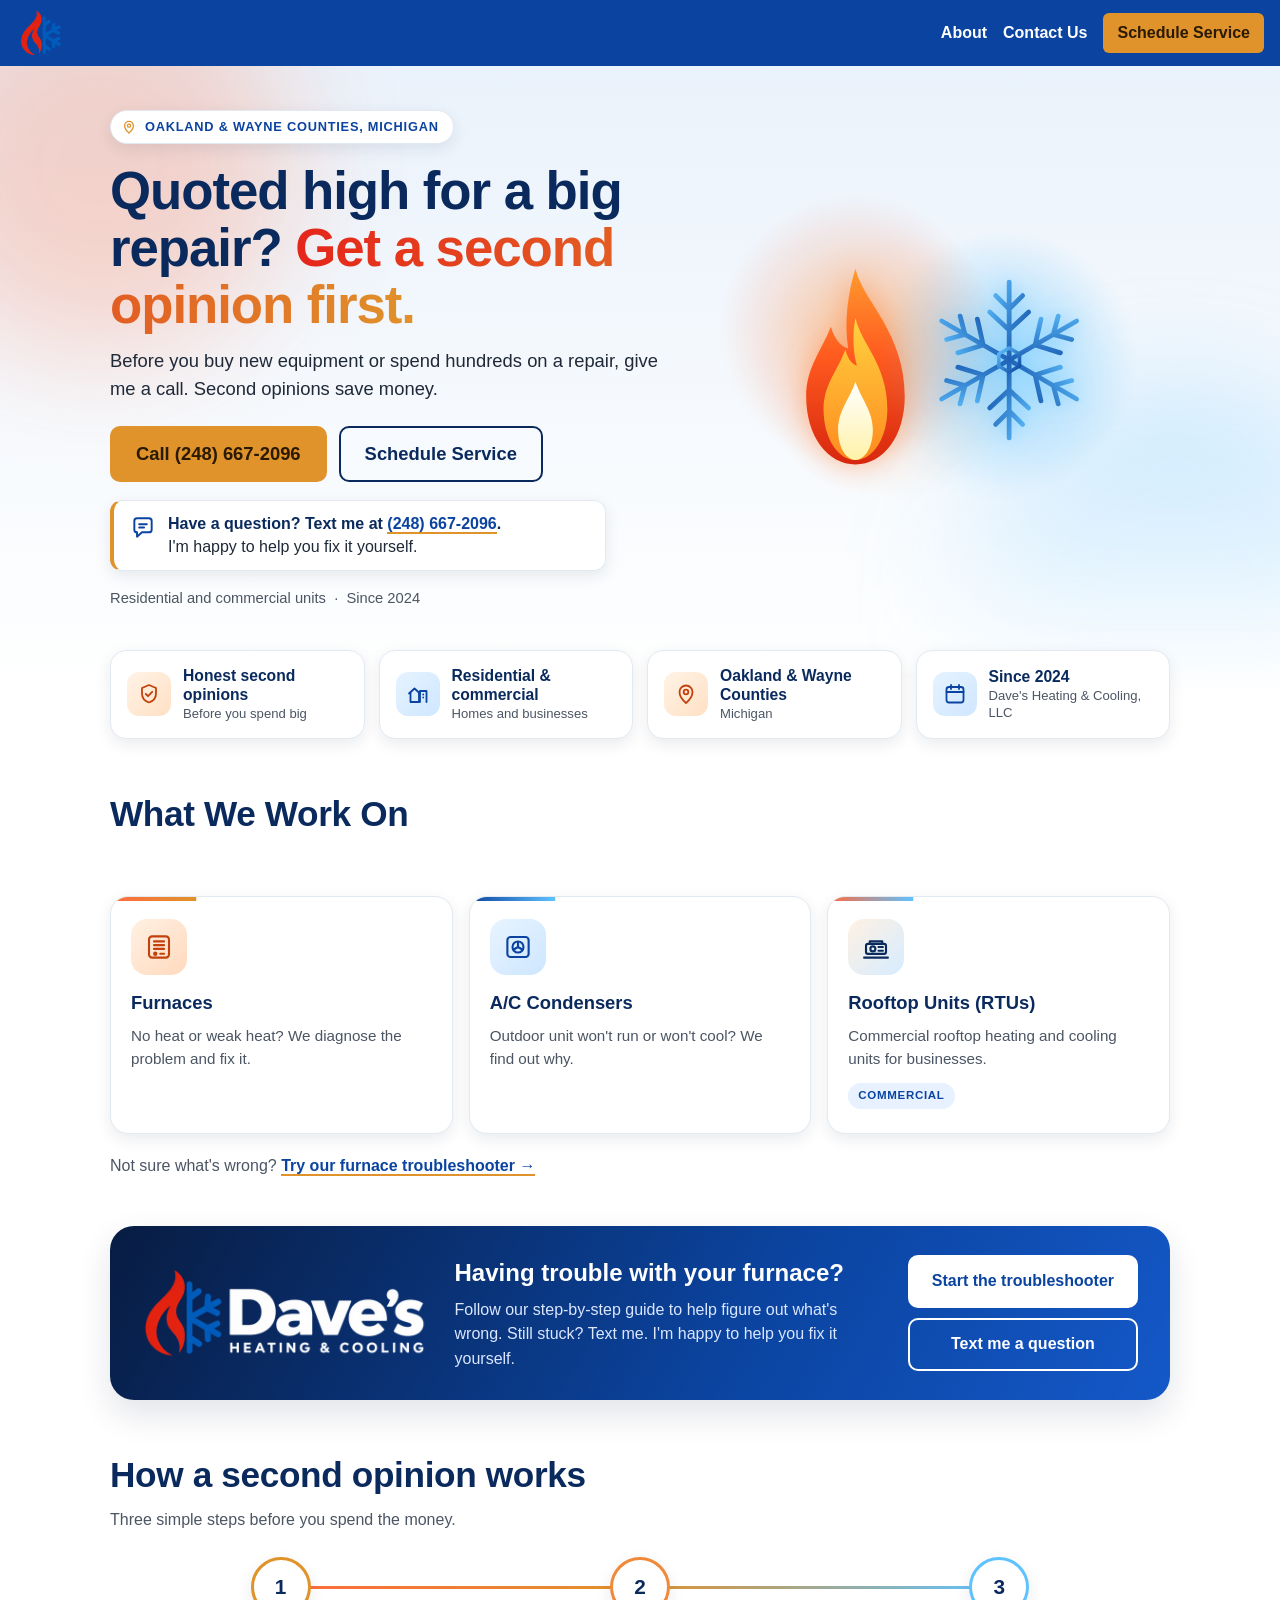
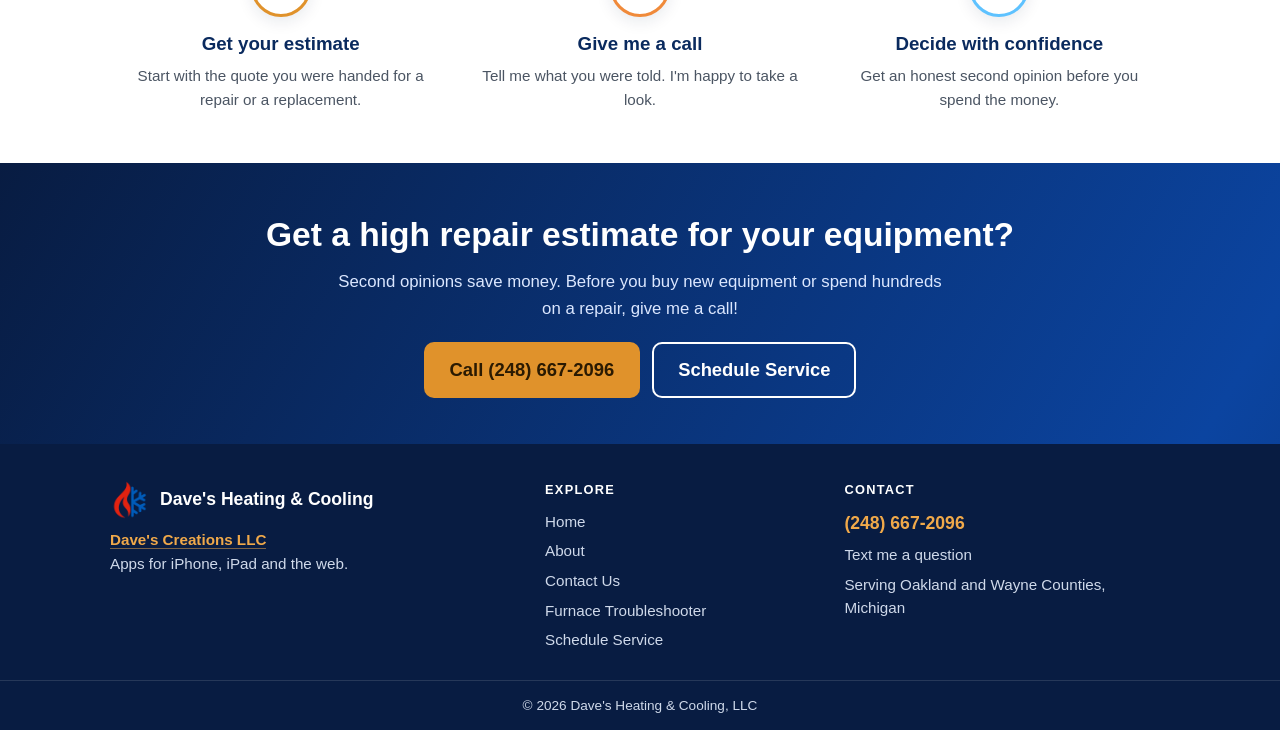
<file: landingpage/index.html>
<!DOCTYPE html>
<html lang="en">
<head>
    <meta charset="UTF-8">
    <meta name="viewport" content="width=device-width, initial-scale=1.0">

    <title>Dave's Heating &amp; Cooling | Furnace &amp; A/C Repair in Oakland &amp; Wayne Counties, MI</title>
    <meta name="description" content="Furnace, A/C and rooftop unit repair in Oakland and Wayne Counties, Michigan. Got a high repair quote? Get an honest second opinion from Dave before you spend the money.">

    <!-- Link preview (shows when the site is shared in texts, Facebook, etc.) -->
    <meta property="og:type" content="website">
    <meta property="og:site_name" content="Dave's Heating &amp; Cooling">
    <meta property="og:title" content="Dave's Heating &amp; Cooling | Oakland &amp; Wayne Counties, MI">
    <meta property="og:description" content="Furnace, A/C and rooftop unit repair. Got a high repair quote? Get an honest second opinion first.">
    <meta property="og:url" content="https://davids26640.github.io/top-projects/">
    <meta property="og:image" content="https://davids26640.github.io/top-projects/images/og-image.png">
    <meta property="og:image:width" content="1200">
    <meta property="og:image:height" content="630">
    <meta property="og:image:alt" content="Dave's Heating &amp; Cooling logo">
    <meta name="twitter:card" content="summary">

    <link rel="stylesheet" href="styles.css">
    <script>document.documentElement.classList.add('js');</script>
    <script src="script.js" defer></script>
</head>
<body>

    <header class="header">
        <a href="index.html">
            <img class="smalllogo" src="./images/logo.png" alt="Dave's Heating &amp; Cooling - home">
        </a>
        <nav class="right-links">
            <a href="about.html">About</a>
            <a href="contact.html">Contact Us</a>
            <a class="header-call" href="scheduler.html">Schedule Service</a>
        </nav>
    </header>

    <main>

        <!-- ===== Hero ===== -->
        <section class="hero">
            <div class="hero-bg" aria-hidden="true"><span class="blob b1"></span><span class="blob b2"></span></div>
            <div class="hero-inner">
                <div class="hero-copy">
                    <span class="eyebrow" style="--i:0">
                        <svg viewBox="0 0 24 24" aria-hidden="true"><path d="M12 21s6.5-5.6 6.5-11A6.5 6.5 0 0 0 5.5 10c0 5.4 6.5 11 6.5 11z"/><circle cx="12" cy="10" r="2.3"/></svg>
                        Oakland &amp; Wayne Counties, Michigan
                    </span>
                    <h1 style="--i:1">Quoted high for a big repair? <span class="grad">Get a second opinion first.</span></h1>
                    <p style="--i:2">Before you buy new equipment or spend hundreds on a repair, give me a call. Second opinions save money.</p>
                    <div class="hero-actions" style="--i:3">
                        <a class="call-button pulse" href="tel:+12486672096">Call (248) 667-2096</a>
                        <a class="ghost-button" href="scheduler.html">Schedule Service</a>
                    </div>
                    <p class="hero-text" style="--i:4">
                        <svg viewBox="0 0 24 24" aria-hidden="true"><path d="M4 5.5A2.5 2.5 0 0 1 6.5 3h11A2.5 2.5 0 0 1 20 5.5v8a2.5 2.5 0 0 1-2.5 2.5H11l-4.5 4v-4h0A2.5 2.5 0 0 1 4 13.5z"/><path d="M8.5 8.5h7M8.5 11.5h4.5"/></svg>
                        <span><strong>Have a question? Text me at <a href="sms:+12486672096">(248) 667-2096</a>.</strong><br>I'm happy to help you fix it yourself.</span>
                    </p>
                    <p class="hero-meta" style="--i:5">Residential and commercial units &nbsp;&middot;&nbsp; Since 2024</p>
                </div>

                <div class="hero-visual" aria-hidden="true">
                    <div class="hv">
                        <div class="hv-panel">
                            <div class="hv-pair">
                            <div class="hv-half warm">
                                <div class="fire">
                                    <span class="glow"></span>
                                    <svg viewBox="0 0 100 140" class="flame-svg">
                                        <defs>
                                            <linearGradient id="fo" x1="0" y1="1" x2="0" y2="0"><stop offset="0" stop-color="#d7260f"/><stop offset=".55" stop-color="#ff5a1f"/><stop offset="1" stop-color="#ff9a2e"/></linearGradient>
                                            <linearGradient id="fm" x1="0" y1="1" x2="0" y2="0"><stop offset="0" stop-color="#ff8a1f"/><stop offset="1" stop-color="#ffd23f"/></linearGradient>
                                            <linearGradient id="fc" x1="0" y1="1" x2="0" y2="0"><stop offset="0" stop-color="#fff2a8"/><stop offset="1" stop-color="#ffffff"/></linearGradient>
                                        </defs>
                                        <path class="f1" fill="url(#fo)" d="M50 2C55 24 84 46 84 90C84 118 69 137 50 137C31 137 16 118 16 90C16 70 27 58 33 42C36 52 41 56 45 57C42 38 45 18 50 2Z"/>
                                        <path class="f2" fill="url(#fm)" d="M50 36C54 54 72 68 72 99C72 119 62 134 50 134C38 134 28 119 28 99C28 82 38 72 43 58C45 65 48 68 51 69C48 58 48 46 50 36Z"/>
                                        <path class="f3" fill="url(#fc)" d="M50 80C54 92 62 100 62 113C62 126 56 134 50 134C44 134 38 126 38 113C38 100 46 92 50 80Z"/>
                                    </svg>
                                    <i class="ember e1"></i><i class="ember e2"></i><i class="ember e3"></i><i class="ember e4"></i>
                                </div>
                            </div>
                            <div class="hv-half cool">
                                <div class="ice">
                                    <span class="frost"></span>
                                    <svg viewBox="0 0 120 120" class="snow-svg">
                                        <defs>
                                            <linearGradient id="ig" x1="0" y1="0" x2="1" y2="1"><stop offset="0" stop-color="#5ec2ff"/><stop offset="1" stop-color="#0b44a0"/></linearGradient>
                                            <g id="arm"><path d="M60 60V8M60 40L47 28M60 40L73 28M60 26L51 17M60 26L69 17"/></g>
                                        </defs>
                                        <g fill="none" stroke="url(#ig)" stroke-width="3.2" stroke-linecap="round" stroke-linejoin="round">
                                            <use href="#arm"/><use href="#arm" transform="rotate(60 60 60)"/><use href="#arm" transform="rotate(120 60 60)"/>
                                            <use href="#arm" transform="rotate(180 60 60)"/><use href="#arm" transform="rotate(240 60 60)"/><use href="#arm" transform="rotate(300 60 60)"/>
                                            <path d="M60 52L66.9 56V64L60 68L53.1 64V56Z" stroke-width="2.4"/>
                                        </g>
                                    </svg>
                                    <i class="twinkle t1"></i><i class="twinkle t2"></i><i class="twinkle t3"></i>
                                    <i class="flake k1"></i><i class="flake k2"></i><i class="flake k3"></i><i class="flake k4"></i>
                                </div>
                            </div>
                            </div>
                        </div>                    </div>
                </div>
            </div>
        </section>

        <!-- ===== Trust strip ===== -->
        <div class="trust">
            <div class="trust-grid">
                <div class="trust-item reveal" style="--d:0s">
                    <div class="trust-ic"><svg viewBox="0 0 24 24"><path d="M12 3l7 3v5.5c0 4.2-2.9 7.6-7 9-4.1-1.4-7-4.8-7-9V6z"/><path d="M8.8 12l2.2 2.2 4.2-4.4"/></svg></div>
                    <div><strong>Honest second opinions</strong><span>Before you spend big</span></div>
                </div>
                <div class="trust-item reveal" style="--d:.08s">
                    <div class="trust-ic"><svg viewBox="0 0 24 24"><path d="M3 11.5 8.5 6.5 14 11.5"/><path d="M4.5 10.5V20h8.5v-9.5"/><path d="M14 20V9h6.5v11"/><path d="M17.2 12.5h.01M17.2 15.5h.01"/></svg></div>
                    <div><strong>Residential &amp; commercial</strong><span>Homes and businesses</span></div>
                </div>
                <div class="trust-item reveal" style="--d:.16s">
                    <div class="trust-ic"><svg viewBox="0 0 24 24"><path d="M12 21s6.5-5.6 6.5-11A6.5 6.5 0 0 0 5.5 10c0 5.4 6.5 11 6.5 11z"/><circle cx="12" cy="10" r="2.3"/></svg></div>
                    <div><strong>Oakland &amp; Wayne Counties</strong><span>Michigan</span></div>
                </div>
                <div class="trust-item reveal" style="--d:.24s">
                    <div class="trust-ic"><svg viewBox="0 0 24 24"><rect x="3.5" y="5" width="17" height="15.5" rx="2.5"/><path d="M3.5 10h17M8 3v4M16 3v4"/></svg></div>
                    <div><strong>Since 2024</strong><span>Dave's Heating &amp; Cooling, LLC</span></div>
                </div>
            </div>
        </div>

        <!-- ===== What we work on ===== -->
        <section class="section">
            <h2 class="reveal">What We Work On</h2>
            <p class="lead reveal" style="--d:.05s">Residential and commercial heating and cooling equipment.</p>

            <div class="svc-grid">
                <article class="svc reveal" style="--d:0s">
                    <div class="svc-icon">
                        <svg viewBox="0 0 24 24" aria-hidden="true"><rect x="4" y="3.5" width="16" height="17" rx="2.5"/><path d="M8 7.5h8M8 10.5h8M8 13.5h8"/><circle cx="9" cy="17.4" r=".9"/><path d="M13 17.4h3"/></svg>
                    </div>
                    <h3>Furnaces</h3>
                    <p>No heat or weak heat? We diagnose the problem and fix it.</p>
                </article>

                <article class="svc cool reveal" style="--d:.08s">
                    <div class="svc-icon">
                        <svg viewBox="0 0 24 24" aria-hidden="true"><rect x="3.5" y="4" width="17" height="16" rx="2.5"/><circle cx="12" cy="12" r="4.4"/><g class="fan"><path d="M12 12V8.4M12 12l3.1 1.8M12 12l-3.1 1.8"/></g></svg>
                    </div>
                    <h3>A/C Condensers</h3>
                    <p>Outdoor unit won't run or won't cool? We find out why.</p>
                </article>

                <article class="svc mix reveal" style="--d:.16s">
                    <div class="svc-icon">
                        <svg viewBox="0 0 24 24" aria-hidden="true"><path d="M2.5 20.5h19"/><rect x="4" y="9.5" width="16" height="8" rx="1.5"/><path d="M7 9.5V7.5h10v2"/><circle cx="9.5" cy="13.5" r="2"/><path d="M14 12h3.5M14 15h3.5"/></svg>
                    </div>
                    <h3>Rooftop Units (RTUs)</h3>
                    <p>Commercial rooftop heating and cooling units for businesses.</p>
                    <span class="tag">Commercial</span>
                </article>
            </div>

            <p class="svc-note reveal">Not sure what's wrong? <a href="ladder.html">Try our furnace troubleshooter &rarr;</a></p>
        </section>

        <!-- ===== Troubleshooter band ===== -->
        <div class="band-pad">
            <div class="main-content reveal">
                <img class="headerlogo" src="./images/header.png" alt="Dave's Heating &amp; Cooling logo">
                <div class="band-copy">
                    <h2>Having trouble with your furnace?</h2>
                    <p>Follow our step-by-step guide to help figure out what's wrong. Still stuck? Text me. I'm happy to help you fix it yourself.</p>
                </div>
                <div class="band-actions">
                    <a class="ladder" href="ladder.html">Start the troubleshooter</a>
                    <a class="ghost-button light" href="sms:+12486672096">Text me a question</a>
                </div>
            </div>
        </div>

        <!-- ===== How a second opinion works ===== -->
        <section class="section">
            <h2 class="reveal">How a second opinion works</h2>
            <p class="lead reveal" style="--d:.05s">Three simple steps before you spend the money.</p>

            <div class="steps reveal">
                <div class="step">
                    <div class="step-num">1</div>
                    <h3>Get your estimate</h3>
                    <p>Start with the quote you were handed for a repair or a replacement.</p>
                </div>
                <div class="step">
                    <div class="step-num">2</div>
                    <h3>Give me a call</h3>
                    <p>Tell me what you were told. I'm happy to take a look.</p>
                </div>
                <div class="step">
                    <div class="step-num">3</div>
                    <h3>Decide with confidence</h3>
                    <p>Get an honest second opinion before you spend the money.</p>
                </div>
            </div>
        </section>

        <!-- ===== Call to action ===== -->
        <section class="cta">
            <h2 class="reveal">Get a high repair estimate for your equipment?</h2>
            <p class="reveal" style="--d:.05s">Second opinions save money. Before you buy new equipment or spend hundreds on a repair, give me a call!</p>
            <div class="btns reveal" style="--d:.1s">
                <a class="call-button pulse" href="tel:+12486672096">Call (248) 667-2096</a>
                <a class="ghost-button" href="scheduler.html">Schedule Service</a>
            </div>
        </section>

    </main>

    <footer class="site-footer">
        <div class="foot-grid">
            <div class="foot-brand">
                <div class="brandline"><img src="./images/logo.png" alt="">Dave's Heating &amp; Cooling</div>
                <p><a href="https://davescreations.app" target="_blank" rel="noopener">Dave's Creations LLC</a><br>Apps for iPhone, iPad and the web.</p>
            </div>
            <div class="foot-col">
                <h4>Explore</h4>
                <a href="index.html">Home</a>
                <a href="about.html">About</a>
                <a href="contact.html">Contact Us</a>
                <a href="ladder.html">Furnace Troubleshooter</a>
                <a href="scheduler.html">Schedule Service</a>
            </div>
            <div class="foot-col">
                <h4>Contact</h4>
                <a class="foot-phone" href="tel:+12486672096">(248) 667-2096</a>
                <a href="sms:+12486672096">Text me a question</a>
                <!-- TODO: add hours and license number if you have one -->
                <span>Serving Oakland and Wayne Counties, Michigan</span>
            </div>
        </div>
        <div class="foot-bottom">&copy; 2026 Dave's Heating &amp; Cooling, LLC</div>
    </footer>

</body>
</html>
</file>
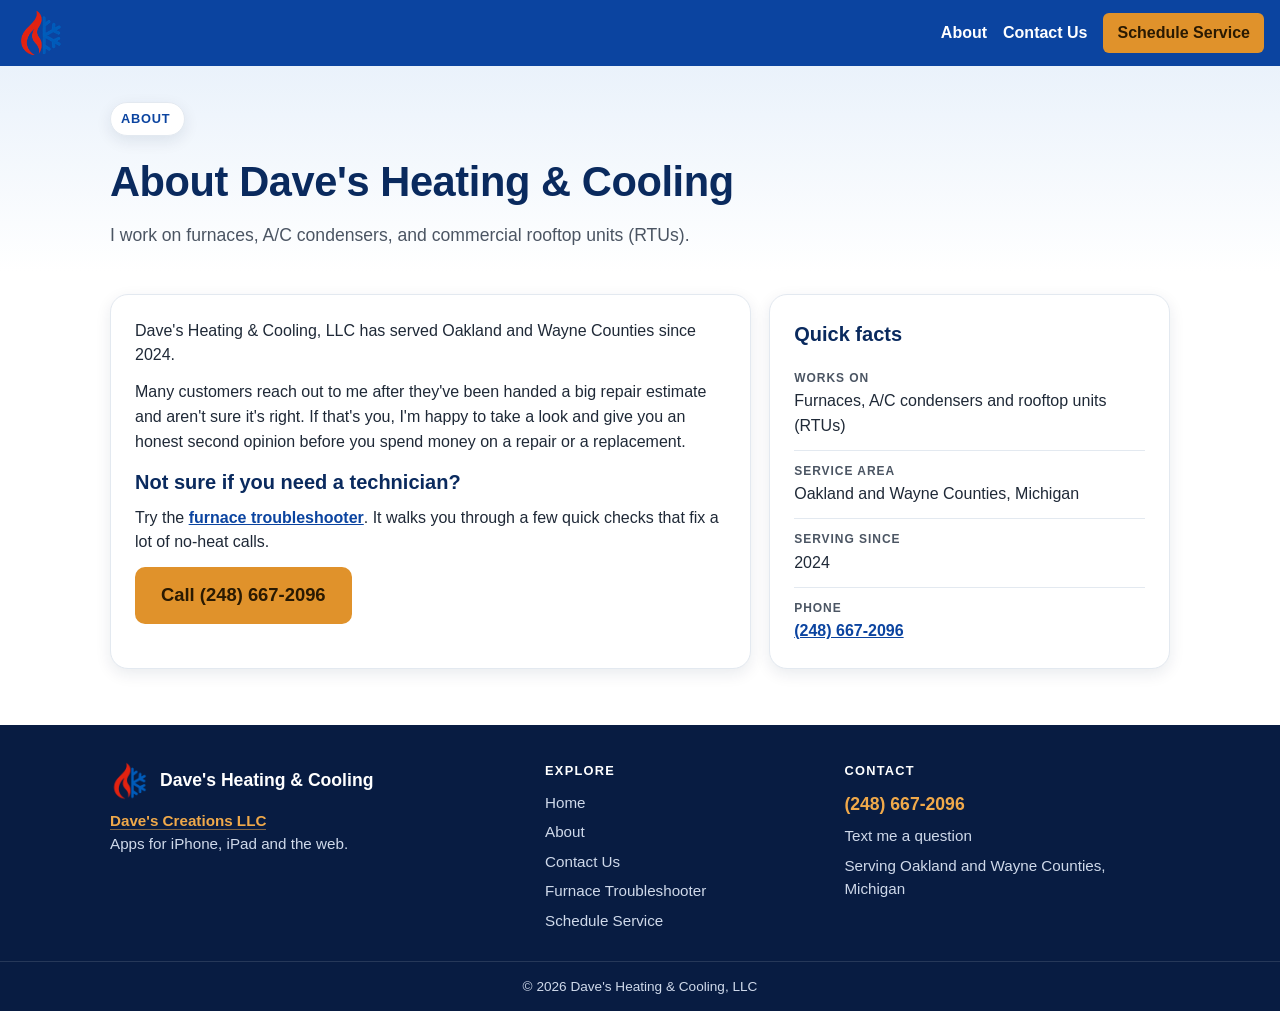
<file: landingpage/about.html>
<!DOCTYPE html>
<html lang="en">
<head>
    <meta charset="UTF-8">
    <meta name="viewport" content="width=device-width, initial-scale=1.0">
    <title>About | Dave's Heating &amp; Cooling</title>
    <meta name="description" content="About Dave's Heating &amp; Cooling: furnace, A/C and rooftop unit service, and honest second opinions on repair estimates.">
    <meta property="og:type" content="website">
    <meta property="og:site_name" content="Dave's Heating &amp; Cooling">
    <meta property="og:title" content="About | Dave's Heating &amp; Cooling">
    <meta property="og:description" content="Furnace, A/C and rooftop unit service, plus honest second opinions on repair estimates.">
    <meta property="og:url" content="https://davids26640.github.io/top-projects/about.html">
    <meta property="og:image" content="https://davids26640.github.io/top-projects/images/og-image.png">
    <meta property="og:image:width" content="1200">
    <meta property="og:image:height" content="630">
    <meta property="og:image:alt" content="Dave's Heating &amp; Cooling logo">
    <meta name="twitter:card" content="summary">

    <link rel="stylesheet" href="styles.css">
    <script>document.documentElement.classList.add('js');</script>
    <script src="script.js" defer></script>
</head>
<body>

    <header class="header">
        <a href="index.html">
            <img class="smalllogo" src="./images/logo.png" alt="Dave's Heating &amp; Cooling - home">
        </a>
        <nav class="right-links">
            <a href="about.html">About</a>
            <a href="contact.html">Contact Us</a>
            <a class="header-call" href="scheduler.html">Schedule Service</a>
        </nav>
    </header>

    <main class="inner-main">
        <section class="page-hero">
            <div class="page-hero-in">
                <span class="eyebrow">About</span>
                <h1>About Dave's Heating &amp; Cooling</h1>
                <p>I work on furnaces, A/C condensers, and commercial rooftop units (RTUs).</p>
            </div>
        </section>

        <div class="two-col">
            <div class="card reveal">
                <p>Dave's Heating &amp; Cooling, LLC has served Oakland and Wayne Counties since 2024.</p>

                <p>Many customers reach out to me after they've been handed a big repair estimate and aren't sure it's right. If that's you, I'm happy to take a look and give you an honest second opinion before you spend money on a repair or a replacement.</p>

                <!--
                    TODO (recommended): add a few lines about yourself here. Customers trust
                    HVAC companies more when they can see:
                      - your license and insurance info
                      - any manufacturer certifications
                      - a photo of you or your truck
                -->

                <h2>Not sure if you need a technician?</h2>
                <p>Try the <a href="ladder.html">furnace troubleshooter</a>. It walks you through a few quick checks that fix a lot of no-heat calls.</p>

                <p><a class="call-button pulse" href="tel:+12486672096">Call (248) 667-2096</a></p>
            </div>

            <aside class="card reveal" style="--d:.1s">
                <h2>Quick facts</h2>
                <ul class="facts">
                    <li><b>Works on</b>Furnaces, A/C condensers and rooftop units (RTUs)</li>
                    <li><b>Service area</b>Oakland and Wayne Counties, Michigan</li>
                    <li><b>Serving since</b>2024</li>
                    <li><b>Phone</b><a href="tel:+12486672096">(248) 667-2096</a></li>
                </ul>
            </aside>
        </div>
    </main>

    <footer class="site-footer">
        <div class="foot-grid">
            <div class="foot-brand">
                <div class="brandline"><img src="./images/logo.png" alt="">Dave's Heating &amp; Cooling</div>
                <p><a href="https://davescreations.app" target="_blank" rel="noopener">Dave's Creations LLC</a><br>Apps for iPhone, iPad and the web.</p>
            </div>
            <div class="foot-col">
                <h4>Explore</h4>
                <a href="index.html">Home</a>
                <a href="about.html">About</a>
                <a href="contact.html">Contact Us</a>
                <a href="ladder.html">Furnace Troubleshooter</a>
                <a href="scheduler.html">Schedule Service</a>
            </div>
            <div class="foot-col">
                <h4>Contact</h4>
                <a class="foot-phone" href="tel:+12486672096">(248) 667-2096</a>
                <a href="sms:+12486672096">Text me a question</a>
                <!-- TODO: add hours and license number if you have one -->
                <span>Serving Oakland and Wayne Counties, Michigan</span>
            </div>
        </div>
        <div class="foot-bottom">&copy; 2026 Dave's Heating &amp; Cooling, LLC</div>
    </footer>

</body>
</html>
</file>
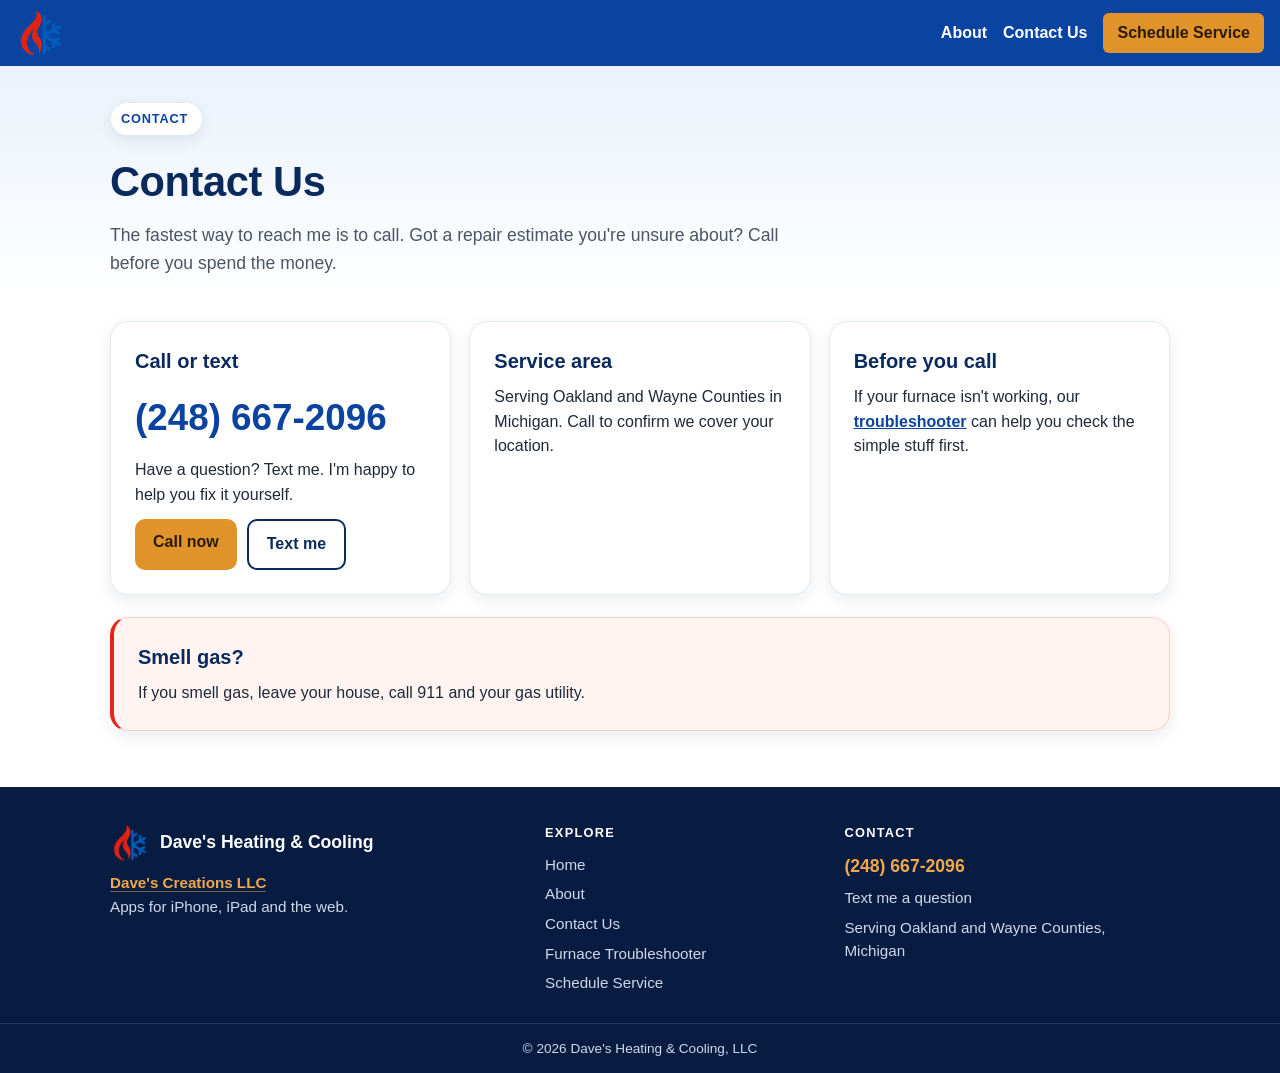
<file: landingpage/contact.html>
<!DOCTYPE html>
<html lang="en">
<head>
    <meta charset="UTF-8">
    <meta name="viewport" content="width=device-width, initial-scale=1.0">
    <title>Contact Us | Dave's Heating &amp; Cooling</title>
    <meta name="description" content="Call Dave's Heating &amp; Cooling at (248) 667-2096 for furnace, A/C and rooftop unit service, or a second opinion on a repair estimate.">
    <meta property="og:type" content="website">
    <meta property="og:site_name" content="Dave's Heating &amp; Cooling">
    <meta property="og:title" content="Contact Us | Dave's Heating &amp; Cooling">
    <meta property="og:description" content="Call (248) 667-2096 for furnace, A/C and rooftop unit service, or a second opinion on a repair estimate.">
    <meta property="og:url" content="https://davids26640.github.io/top-projects/contact.html">
    <meta property="og:image" content="https://davids26640.github.io/top-projects/images/og-image.png">
    <meta property="og:image:width" content="1200">
    <meta property="og:image:height" content="630">
    <meta property="og:image:alt" content="Dave's Heating &amp; Cooling logo">
    <meta name="twitter:card" content="summary">

    <link rel="stylesheet" href="styles.css">
    <script>document.documentElement.classList.add('js');</script>
    <script src="script.js" defer></script>
</head>
<body>

    <header class="header">
        <a href="index.html">
            <img class="smalllogo" src="./images/logo.png" alt="Dave's Heating &amp; Cooling - home">
        </a>
        <nav class="right-links">
            <a href="about.html">About</a>
            <a href="contact.html">Contact Us</a>
            <a class="header-call" href="scheduler.html">Schedule Service</a>
        </nav>
    </header>

    <main class="inner-main">
        <section class="page-hero">
            <div class="page-hero-in">
                <span class="eyebrow">Contact</span>
                <h1>Contact Us</h1>
                <p>The fastest way to reach me is to call. Got a repair estimate you're unsure about? Call before you spend the money.</p>
            </div>
        </section>

        <div class="cards-3">
            <div class="card reveal">
                <h2>Call or text</h2>
                <a class="contact-phone" href="tel:+12486672096">(248) 667-2096</a>
                <p>Have a question? Text me. I'm happy to help you fix it yourself.</p>
                <div class="btn-row">
                    <a class="call-button" href="tel:+12486672096">Call now</a>
                    <a class="ghost-button" href="sms:+12486672096">Text me</a>
                </div>
            </div>

            <div class="card reveal" style="--d:.08s">
                <h2>Service area</h2>
                <p>Serving Oakland and Wayne Counties in Michigan. Call to confirm we cover your location.</p>
            </div>

            <div class="card reveal" style="--d:.16s">
                <h2>Before you call</h2>
                <p>If your furnace isn't working, our <a href="ladder.html">troubleshooter</a> can help you check the simple stuff first.</p>
            </div>
        </div>

        <!--
            TODO (optional, add what applies):

            <h2>Hours</h2>
            <p>Mon-Fri 8am-5pm. Emergency calls: ...</p>

            <h2>Email</h2>
            <p><a href="mailto:you@example.com">you@example.com</a></p>

            A contact form needs a form service because GitHub Pages can't process forms
            by itself (Formspree and Getform have free plans). Ask me if you want one added.
        -->

        <div class="cards-3" style="grid-template-columns:1fr">
            <div class="card callout reveal">
                <h2>Smell gas?</h2>
                <p>If you smell gas, leave your house, call 911 and your gas utility.</p>
            </div>
        </div>
    </main>

    <footer class="site-footer">
        <div class="foot-grid">
            <div class="foot-brand">
                <div class="brandline"><img src="./images/logo.png" alt="">Dave's Heating &amp; Cooling</div>
                <p><a href="https://davescreations.app" target="_blank" rel="noopener">Dave's Creations LLC</a><br>Apps for iPhone, iPad and the web.</p>
            </div>
            <div class="foot-col">
                <h4>Explore</h4>
                <a href="index.html">Home</a>
                <a href="about.html">About</a>
                <a href="contact.html">Contact Us</a>
                <a href="ladder.html">Furnace Troubleshooter</a>
                <a href="scheduler.html">Schedule Service</a>
            </div>
            <div class="foot-col">
                <h4>Contact</h4>
                <a class="foot-phone" href="tel:+12486672096">(248) 667-2096</a>
                <a href="sms:+12486672096">Text me a question</a>
                <!-- TODO: add hours and license number if you have one -->
                <span>Serving Oakland and Wayne Counties, Michigan</span>
            </div>
        </div>
        <div class="foot-bottom">&copy; 2026 Dave's Heating &amp; Cooling, LLC</div>
    </footer>

</body>
</html>
</file>
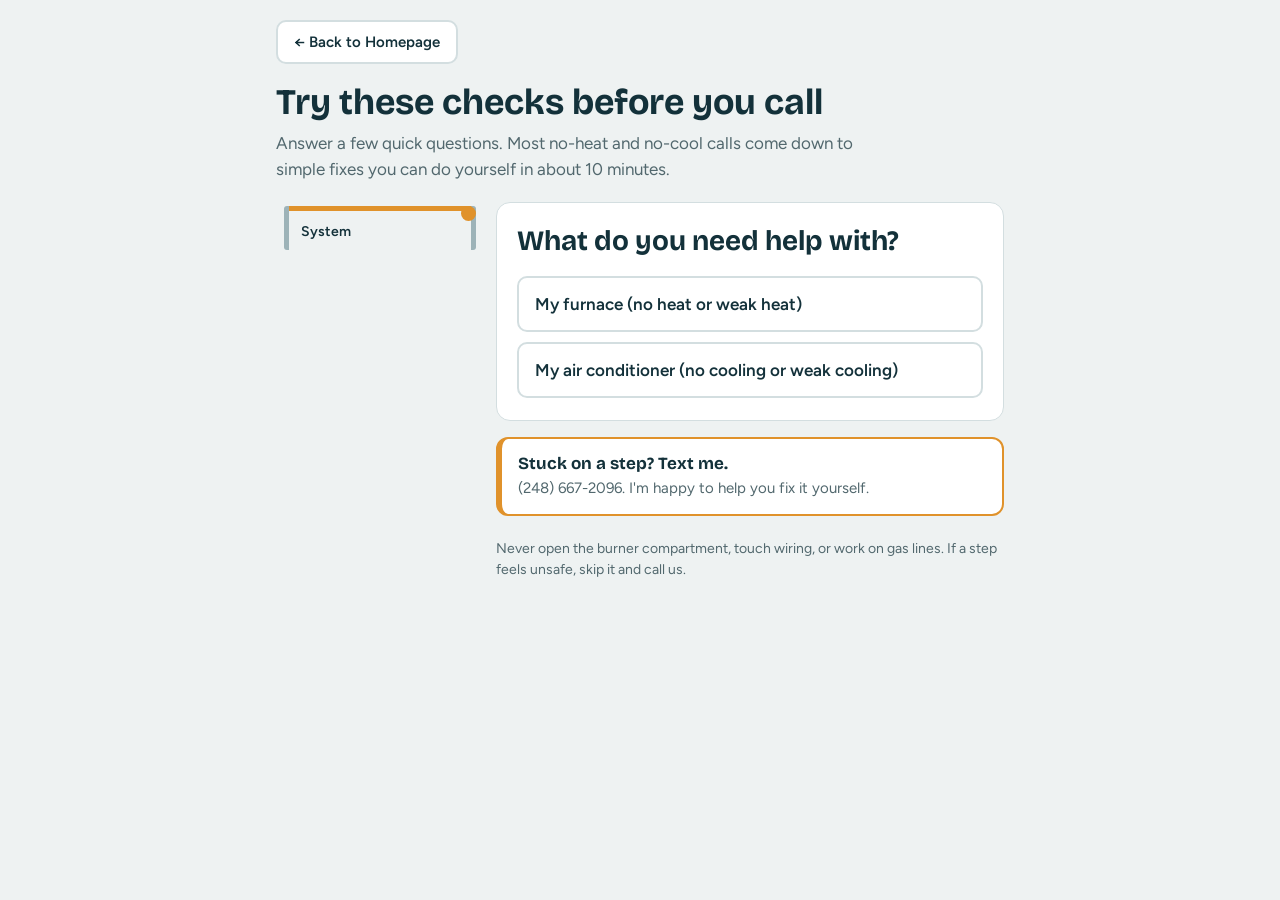
<file: landingpage/ladder.html>
<!DOCTYPE html>
<html lang="en">
<head>
<meta charset="utf-8">
<meta name="viewport" content="width=device-width, initial-scale=1, viewport-fit=cover">
<title>Furnace &amp; A/C Troubleshooter</title>
<link href="https://fonts.googleapis.com/css2?family=Bricolage+Grotesque:wght@500;700&family=Figtree:wght@400;600&display=swap" rel="stylesheet">
<style>
:root{--bg:#EEF2F2;--card:#FFFFFF;--ink:#13313A;--mute:#52686E;--rail:#9DB3B8;--accent:#E0922B;--accent-ink:#2A1A02;--ok:#1E7A5A;--stop:#B3261E;--line:#D3DEE0;
box-sizing:border-box;padding-top:env(safe-area-inset-top,0px);padding-bottom:env(safe-area-inset-bottom,0px)}
@media (prefers-color-scheme:dark){:root:not([data-theme="light"]){--bg:#0F1D21;--card:#17292E;--ink:#E7F0F1;--mute:#9FB4B9;--rail:#4A6269;--accent:#F0A94A;--accent-ink:#2A1A02;--ok:#4CC49A;--stop:#FF8A80;--line:#2B4249}}
:root[data-theme="dark"]{--bg:#0F1D21;--card:#17292E;--ink:#E7F0F1;--mute:#9FB4B9;--rail:#4A6269;--accent:#F0A94A;--accent-ink:#2A1A02;--ok:#4CC49A;--stop:#FF8A80;--line:#2B4249}
html{scroll-padding-top:env(safe-area-inset-top,0px)}
*{box-sizing:border-box}
body{margin:0;background:var(--bg);color:var(--ink);font:400 17px/1.5 Figtree,system-ui,-apple-system,"Segoe UI",sans-serif}
.wrap{max-width:760px;margin:0 auto;padding:20px 16px 48px}
h1,h2{font-family:"Bricolage Grotesque",Figtree,system-ui,sans-serif;line-height:1.15;margin:0}
h1{font-size:clamp(26px,6vw,36px);font-weight:700}
.sub{color:var(--mute);margin:8px 0 20px;max-width:56ch}
.layout{display:grid;grid-template-columns:1fr;gap:20px}
@media(min-width:640px){.layout{grid-template-columns:200px 1fr}}
/* ladder */
.ladder{position:relative;padding:4px 0}
.ladder-inner{position:relative;margin-left:8px;padding-left:0}
.ladder ol{list-style:none;margin:0;padding:0;position:relative;width:100%;border-left:5px solid var(--rail);border-right:5px solid var(--rail);border-radius:3px}
.rung{position:relative;padding:10px 12px 8px;font-size:14px;color:var(--mute);border-top:5px solid var(--rail);min-height:44px}
.rung:first-child{border-top-color:transparent}
.rung.done{border-top-color:var(--accent);color:var(--ink)}
.rung.now{border-top-color:var(--accent);color:var(--ink);font-weight:600}
.rung.now::after{content:"";position:absolute;right:-5px;top:-5px;width:15px;height:15px;border-radius:50%;background:var(--accent)}
@media(max-width:639px){.ladder ol{display:flex;border:0;overflow-x:auto;gap:0;border-radius:0}.rung{flex:0 0 auto;max-width:150px;border-top:5px solid var(--rail);border-left:0}.rung.done,.rung.now{border-top-color:var(--accent)}.rung:first-child{border-top-color:var(--accent)}}
/* card */
.card{background:var(--card);border:1px solid var(--line);border-radius:14px;padding:22px 20px}
.card h2{font-size:clamp(22px,5vw,28px);margin-bottom:10px}
.help{color:var(--mute);margin:0 0 18px;max-width:60ch}
.opts{display:grid;gap:10px}
.opt{font:600 17px/1.3 Figtree,system-ui,sans-serif;text-align:left;padding:15px 16px;border-radius:10px;border:2px solid var(--line);background:transparent;color:var(--ink);cursor:pointer;min-height:52px}
.opt:hover{border-color:var(--accent)}
.opt:focus-visible,.btn:focus-visible,.link:focus-visible{outline:3px solid var(--accent);outline-offset:2px}
.nav{display:flex;gap:16px;margin-top:18px;flex-wrap:wrap}
.link{background:none;border:0;color:var(--mute);font:600 15px Figtree,system-ui,sans-serif;text-decoration:underline;cursor:pointer;padding:8px 0}
.tag{display:inline-block;font-weight:600;font-size:14px;padding:4px 10px;border-radius:99px;margin-bottom:12px}
.t-ok{background:var(--ok);color:#fff}.t-call{background:var(--accent);color:var(--accent-ink)}.t-stop{background:var(--stop);color:#fff}
@media(prefers-color-scheme:dark){:root:not([data-theme="light"]) .t-ok,:root:not([data-theme="light"]) .t-stop{color:#0B1417}}
.btn{display:inline-block;font:700 18px Figtree,system-ui,sans-serif;padding:15px 22px;border-radius:10px;background:var(--accent);color:var(--accent-ink);text-decoration:none;margin-top:6px}
.btn.stop{background:var(--stop);color:#fff}
.card.r-stop{border:2px solid var(--stop)}
.small{font-size:14px;color:var(--mute);margin-top:22px;max-width:62ch}
/* back to homepage button */
.home{display:inline-block;font:600 15px/1.2 Figtree,system-ui,sans-serif;color:var(--ink);text-decoration:none;background:var(--card);border:2px solid var(--line);border-radius:10px;padding:11px 16px;margin-bottom:18px}
.home:hover{border-color:var(--accent)}
.home:focus-visible{outline:3px solid var(--accent);outline-offset:2px}
/* text me callout */
.textme{display:block;margin-top:16px;padding:14px 16px;border-radius:12px;border:2px solid var(--accent);border-left-width:6px;background:var(--card);color:var(--ink);text-decoration:none}
.textme:hover{background:var(--bg)}
.textme:focus-visible{outline:3px solid var(--accent);outline-offset:2px}
.textme strong{display:block;font:700 17px/1.3 "Bricolage Grotesque",Figtree,system-ui,sans-serif}
.textme span{color:var(--mute);font-size:15px}
</style>
</head>
<body>
<div class="wrap">
  <a class="home" href="index.html">&larr; Back to Homepage</a>
  <h1>Try these checks before you call</h1>
  <p class="sub">Answer a few quick questions. Most no-heat and no-cool calls come down to simple fixes you can do yourself in about 10 minutes.</p>
  <div class="layout">
    <nav class="ladder" aria-label="Your progress"><div class="ladder-inner"><ol id="rungs"></ol></div></nav>
    <main><div class="card" id="card" aria-live="polite"></div>
    <a class="textme" href="sms:+12486672096"><strong>Stuck on a step? Text me.</strong><span>(248) 667-2096. I'm happy to help you fix it yourself.</span></a>
    <p class="small">Never open the burner compartment, touch wiring, or work on gas lines. If a step feels unsafe, skip it and call us.</p></main>
  </div>
</div>
<script>
// ===== EDIT THESE =====
var BUSINESS = "Dave's Heating & Cooling";
var PHONE = "248-667-2096";
// ======================
var tel = "tel:" + PHONE.replace(/[^0-9+]/g, "");
var N = {
start:{r:"System",q:"What do you need help with?",o:[["My furnace (no heat or weak heat)","f1"],["My air conditioner (no cooling or weak cooling)","a1"]]},

f1:{r:"Safety check",q:"Do you smell gas or rotten eggs, or is a carbon monoxide alarm going off?",h:"Answer honestly. This one matters more than comfort.",o:[["Yes","S_gas"],["No","f2"]]},
f2:{r:"Thermostat",q:"Is the thermostat screen on?",o:[["Yes, it’s on","f3"],["No, it’s blank","f2b"]]},
f2b:{r:"Batteries",q:"Replace the thermostat batteries. Did the screen come back on?",h:"Open the front or pull the thermostat off its wall plate to find them.",o:[["Yes","f3"],["No, still blank","f2c"]]},
f2c:{r:"Power",q:"Check the furnace breaker in your panel and the switch on or near the furnace (it looks like a light switch). Flip it on if it’s off. Did the furnace start?",o:[["Yes, it’s working","D_ok"],["No, or the breaker keeps tripping","C_power"]]},
f3:{r:"Settings",q:"Set the thermostat to HEAT and the temperature 5 degrees above the room. Does the furnace start within a few minutes?",h:"You may hear a fan or a click first. Give it 3 to 5 minutes.",o:[["Yes, it’s working","D_ok"],["No","f4"]]},
f4:{r:"Filter",q:"Pull out the air filter. Is it gray, clogged, or hasn’t been changed in 3 months?",h:"A clogged filter can trigger a safety shutoff. Replace it, then wait 10 minutes.",o:[["Yes, I replaced it and it’s working","D_ok"],["Replaced it, still no heat","f5"],["It was clean","f5"]]},
f5:{r:"Symptoms",q:"What best describes what the furnace is doing?",o:[["Nothing at all, no sounds","f6"],["Fan runs but air is cold or lukewarm","f7"],["Starts, then shuts off within a minute or two","C_cycle"],["Water is pooling around the furnace","f8"]]},
f6:{r:"Panel & valve",q:"Make sure the front panel is seated tightly, since a safety switch cuts power if it’s loose. Also check that the gas valve handle runs parallel to the pipe. Did it start?",o:[["Yes","D_ok"],["No","C_nofire"]]},
f7:{r:"Pilot / ignition",q:"Is the furnace trying to light (clicking, glowing, or a whoosh) but not staying lit?",o:[["Yes","C_nofire"],["No, it never tries","C_nofire"]]},
f8:{r:"Drain",q:"High-efficiency furnaces drain water through a white PVC pipe. Is that pipe or its small trap visibly clogged or full?",h:"Turn the furnace off at the switch first. Clear only what you can reach safely.",o:[["I cleared it and it’s draining","D_ok"],["Can’t find it or it keeps coming back","C_drain"]]},

a1:{r:"Safety check",q:"Do you smell burning, see sparks or smoke, or see water near electrical equipment?",o:[["Yes","S_elec"],["No","a2"]]},
a2:{r:"Thermostat",q:"Set the thermostat to COOL and 5 degrees below the room. Is the screen on, and does the system start within 5 minutes?",h:"If the screen is blank, replace the batteries first.",o:[["Yes, it’s cooling","D_ok"],["No","a3"]]},
a3:{r:"Breakers",q:"Check the breaker in your panel and the outdoor disconnect box near the outside unit. Is anything tripped or off?",h:"Reset a tripped breaker once. If it trips again, leave it off.",o:[["I reset it and it works","D_ok"],["It trips again","C_power"],["Nothing was tripped","a4"]]},
a4:{r:"Filter",q:"Pull out the air filter. Is it dirty or clogged?",h:"Replace it, then wait 15 minutes.",o:[["Replaced it and it’s cooling","D_ok"],["Replaced it, no change","a5"],["It was clean","a5"]]},
a5:{r:"Symptoms",q:"What best describes the problem?",o:[["Outdoor unit isn’t running or the fan isn’t spinning","C_outdoor"],["Air blows but it’s warm","a6"],["Water is leaking inside","a7"],["It runs nonstop but doesn’t cool enough","a8"]]},
a6:{r:"Ice check",q:"Look at the copper pipe going into the indoor unit, or the indoor coil. Is there ice or frost?",o:[["Yes, there’s ice","D_ice"],["No ice","a8"]]},
a7:{r:"Condensate",q:"Turn the AC off. Is the drain pan under the indoor unit full, or the drain line clogged?",h:"A wet-vac on the drain line outlet often clears it. Pouring a cup of vinegar into the access port helps keep it clear.",o:[["I cleared it, no more leaks","D_ok"],["Still leaking or can’t find it","C_drain"]]},
a8:{r:"Outdoor unit",q:"Is the outdoor unit blocked by leaves, grass, or debris? Turn it off, gently rinse the fins with a garden hose, and keep 2 feet clear around it. Did cooling improve after an hour?",o:[["Yes","D_ok"],["No","C_cool"]]},

D_ok:{res:"ok",title:"Nice, that likely fixed it",t:"Keep an eye on it for the next day. If the problem comes back, it’s a sign something deeper is going on, and we’re happy to take a look. Changing your filter every 1 to 3 months prevents most of these calls."},
D_ice:{res:"fix",title:"Let the ice melt, then retest",t:"Turn the AC off at the thermostat and set the fan to ON for 2 to 4 hours until the ice melts. Make sure the filter is clean and all vents are open. Then restart cooling. If ice comes back, you likely have low refrigerant or an airflow problem and need a technician."},
C_power:{res:"call",title:"This needs a technician",t:"A breaker that won’t stay on, or a unit with no power after these checks, usually points to a failed motor, capacitor, or wiring fault. Leave the breaker off and give us a call."},
C_cycle:{res:"call",title:"Likely a sensor or overheating issue",t:"Shutting off after a minute or two is commonly a dirty flame sensor or a limit switch tripping from poor airflow. Both are quick repairs for us, but not DIY jobs."},
C_nofire:{res:"call",title:"Ignition or gas valve issue",t:"The furnace isn’t lighting or staying lit. That could be an igniter, flame sensor, or gas valve. These need a technician. Please don’t open the burner compartment."},
C_drain:{res:"call",title:"Drain problem to fix soon",t:"Turn the system off to prevent water damage and call us. A recurring clog or leak can damage floors and shut down your system."},
C_outdoor:{res:"call",title:"Likely a failed capacitor or contactor",t:"If the outdoor unit won’t run after the power checks, the usual cause is a bad capacitor, contactor, or fan motor. Keep the AC off and call us."},
C_cool:{res:"call",title:"Possible refrigerant or compressor issue",t:"If airflow and cleaning didn’t help, the system may be low on refrigerant or have a failing compressor. Both need a licensed technician."},
S_gas:{res:"stop",title:"Leave the house now",t:"Don’t use switches, phones, or flames inside. Go outside, then call 911 and your gas utility from a safe distance. Once the all-clear is given, call us and we’ll inspect the system.",nophone:1},
S_elec:{res:"stop",title:"Shut the system off and stay clear",t:"Turn the system off at the thermostat and, if it’s safe to reach, at the breaker. If you see smoke or fire, leave and call 911. Then call us to inspect before turning it back on.",nophone:1}
};
var path = ["start"], el = document.getElementById("card"), rungs = document.getElementById("rungs");
function esc(s){return String(s).replace(/[&<>]/g,function(c){return {"&":"&amp;","<":"&lt;",">":"&gt;"}[c]})}
function render(){
  var id = path[path.length-1], n = N[id], h = "";
  rungs.innerHTML = path.map(function(p,i){
    var cls = i === path.length-1 ? "now" : "done";
    var label = N[p].r || (N[p].res === "ok" ? "Fixed" : N[p].res === "fix" ? "Fix" : "Result");
    return '<li class="rung '+cls+'">'+esc(label)+'</li>';
  }).join("");
  if(n.res){
    var tags = {ok:["t-ok","Resolved"],fix:["t-call","Try this"],call:["t-call","Time to call a pro"],stop:["t-stop","Safety first"]}[n.res];
    h += '<span class="tag '+tags[0]+'">'+tags[1]+'</span><h2>'+esc(n.title)+'</h2><p class="help">'+esc(n.t)+'</p>';
    if(n.res==="call"||n.res==="fix") h += '<a class="btn" href="'+tel+'">Call '+esc(BUSINESS)+': '+esc(PHONE)+'</a>';
    if(n.res==="stop") h += '<a class="btn stop" href="tel:911">Call 911</a>';
    if(n.res==="ok") h += '';
    h += '<div class="nav"><button class="link" data-back>Go back</button><button class="link" data-restart>Start over</button></div>';
  } else {
    h += '<h2>'+esc(n.q)+'</h2>'+(n.h?'<p class="help">'+esc(n.h)+'</p>':'<p class="help"></p>')+'<div class="opts">';
    n.o.forEach(function(o){ h += '<button class="opt" data-go="'+o[1]+'">'+esc(o[0])+'</button>'; });
    h += '</div>';
    if(path.length>1) h += '<div class="nav"><button class="link" data-back>Go back</button><button class="link" data-restart>Start over</button></div>';
  }
  el.innerHTML = h;
  var f = el.querySelector("h2"); if(f){ f.setAttribute("tabindex","-1"); }
}
el.addEventListener("click", function(e){
  var t = e.target.closest("button"); if(!t) return;
  if(t.dataset.go){ path.push(t.dataset.go); render(); el.scrollIntoView({behavior:"smooth",block:"nearest"}); }
  else if(t.hasAttribute("data-back")){ if(path.length>1) path.pop(); render(); }
  else if(t.hasAttribute("data-restart")){ path = ["start"]; render(); }
});
render();
</script>
</body>
</html>
</file>
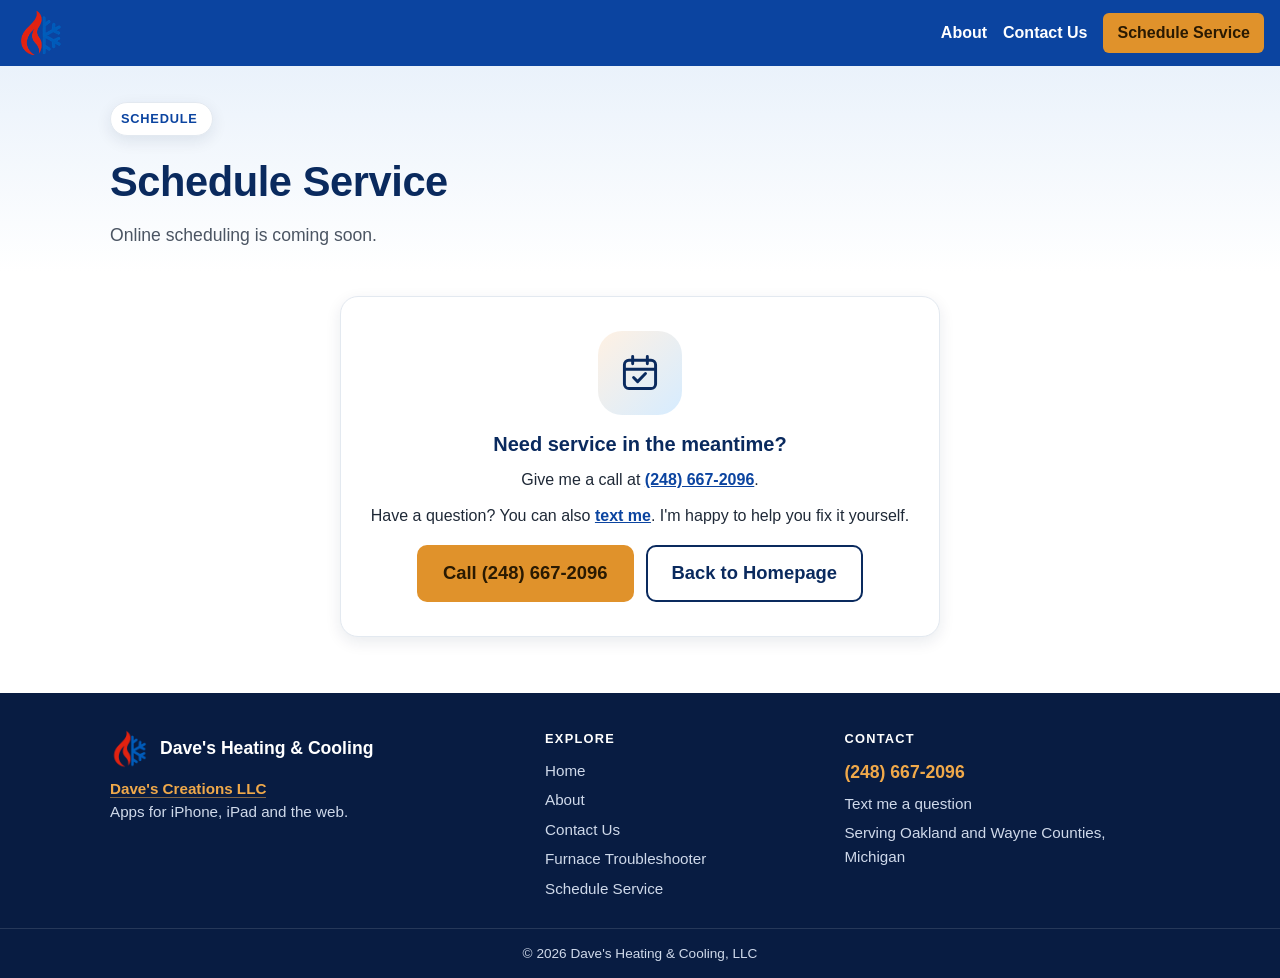
<file: landingpage/scheduler.html>
<!DOCTYPE html>
<html lang="en">
<head>
    <meta charset="UTF-8">
    <meta name="viewport" content="width=device-width, initial-scale=1.0">
    <title>Schedule Service | Dave's Heating &amp; Cooling</title>
    <meta name="description" content="Online service scheduling for Dave's Heating &amp; Cooling is coming soon. Call (248) 667-2096 to book service now.">

    <meta property="og:type" content="website">
    <meta property="og:site_name" content="Dave's Heating &amp; Cooling">
    <meta property="og:title" content="Schedule Service | Dave's Heating &amp; Cooling">
    <meta property="og:description" content="Furnace, A/C and rooftop unit service in Oakland and Wayne Counties, Michigan.">
    <meta property="og:url" content="https://davids26640.github.io/top-projects/scheduler.html">
    <meta property="og:image" content="https://davids26640.github.io/top-projects/images/og-image.png">
    <meta property="og:image:width" content="1200">
    <meta property="og:image:height" content="630">
    <meta property="og:image:alt" content="Dave's Heating &amp; Cooling logo">
    <meta name="twitter:card" content="summary">

    <link rel="stylesheet" href="styles.css">
    <script>document.documentElement.classList.add('js');</script>
    <script src="script.js" defer></script>
</head>
<body>

    <header class="header">
        <a href="index.html">
            <img class="smalllogo" src="./images/logo.png" alt="Dave's Heating &amp; Cooling - home">
        </a>
        <nav class="right-links">
            <a href="about.html">About</a>
            <a href="contact.html">Contact Us</a>
            <a class="header-call" href="scheduler.html">Schedule Service</a>
        </nav>
    </header>

    <main class="inner-main">
        <section class="page-hero">
            <div class="page-hero-in">
                <span class="eyebrow">Schedule</span>
                <h1>Schedule Service</h1>
                <p>Online scheduling is coming soon.</p>
            </div>
        </section>

        <div class="soon">
            <div class="card reveal">
                <div class="soon-ic" aria-hidden="true">
                    <svg viewBox="0 0 24 24"><rect x="3.5" y="5" width="17" height="15.5" rx="2.5"/><path d="M3.5 10h17M8 3v4M16 3v4"/><path d="M8.5 14.5l2.2 2.2 4.3-4.4"/></svg>
                </div>
                <h2>Need service in the meantime?</h2>
                <p>Give me a call at <a href="tel:+12486672096">(248) 667-2096</a>.</p>
                <p>Have a question? You can also <a href="sms:+12486672096">text me</a>. I'm happy to help you fix it yourself.</p>
                <div class="btns">
                    <a class="call-button pulse" href="tel:+12486672096">Call (248) 667-2096</a>
                    <a class="ghost-button" href="index.html">Back to Homepage</a>
                </div>
            </div>
        </div>
    </main>

    <footer class="site-footer">
        <div class="foot-grid">
            <div class="foot-brand">
                <div class="brandline"><img src="./images/logo.png" alt="">Dave's Heating &amp; Cooling</div>
                <p><a href="https://davescreations.app" target="_blank" rel="noopener">Dave's Creations LLC</a><br>Apps for iPhone, iPad and the web.</p>
            </div>
            <div class="foot-col">
                <h4>Explore</h4>
                <a href="index.html">Home</a>
                <a href="about.html">About</a>
                <a href="contact.html">Contact Us</a>
                <a href="ladder.html">Furnace Troubleshooter</a>
                <a href="scheduler.html">Schedule Service</a>
            </div>
            <div class="foot-col">
                <h4>Contact</h4>
                <a class="foot-phone" href="tel:+12486672096">(248) 667-2096</a>
                <a href="sms:+12486672096">Text me a question</a>
                <!-- TODO: add hours and license number if you have one -->
                <span>Serving Oakland and Wayne Counties, Michigan</span>
            </div>
        </div>
        <div class="foot-bottom">&copy; 2026 Dave's Heating &amp; Cooling, LLC</div>
    </footer>

</body>
</html>
</file>
<file: landingpage/styles.css>
/* =========================================================
   Dave's Heating & Cooling - site styles
   ========================================================= */
:root {
    --navy: #081c42;
    --blue: #0b44a0;
    --blue-d: #0a2a5e;
    --ice: #5ec2ff;
    --amber: #E0922B;
    --amber-l: #F0A94A;
    --flame: #ff6a3d;
    --ink: #1f2937;
    --mute: #4b5563;
    --bg: #f3f6f9;
    --line: #e3e9f0;
    --shadow: 0 14px 34px rgba(8, 28, 66, .12);
    --shadow-s: 0 5px 16px rgba(8, 28, 66, .09);
    --ease: cubic-bezier(.2, .7, .2, 1);
}

* { box-sizing: border-box; }
html { scroll-behavior: smooth; }

body {
    margin: 0;
    font-family: Arial, Helvetica, "Liberation Sans", sans-serif;
    color: var(--ink);
    background: #fff;
    line-height: 1.55;
}

img { max-width: 100%; }

/* ---------- Header ---------- */
.header {
    position: sticky;
    top: 0;
    z-index: 50;
    display: flex;
    justify-content: space-between;
    align-items: center;
    background-color: var(--blue);
    padding: 8px 16px;
    transition: box-shadow .25s;
}
.header.scrolled { box-shadow: 0 6px 18px rgba(8, 28, 66, .3); }

.smalllogo {
    width: 50px;
    height: 50px;
    display: block;
    transition: transform .4s var(--ease);
}
.header a:hover .smalllogo { transform: rotate(-6deg) scale(1.06); }

.right-links { display: flex; align-items: center; gap: 16px; }

.right-links a {
    position: relative;
    text-decoration: none;
    color: #ffffff;
    font-weight: bold;
}
.right-links a:not(.header-call)::after {
    content: "";
    position: absolute;
    left: 0; right: 0; bottom: -3px;
    height: 2px;
    background: var(--amber-l);
    transform: scaleX(0);
    transform-origin: left;
    transition: transform .25s var(--ease);
}
.right-links a:not(.header-call):hover::after { transform: scaleX(1); }

.right-links .header-call {
    background-color: var(--amber);
    color: #2A1A02;
    padding: 8px 14px;
    border-radius: 6px;
    transition: transform .2s, background-color .2s;
}
.right-links .header-call:hover { background-color: var(--amber-l); transform: translateY(-1px); }

/* ---------- Buttons ---------- */
.call-button {
    display: inline-block;
    background-color: var(--amber);
    color: #2A1A02;
    font-size: 1.15rem;
    font-weight: bold;
    text-decoration: none;
    padding: 14px 26px;
    border-radius: 10px;
    transition: transform .2s var(--ease), background-color .2s, box-shadow .2s;
}
.call-button:hover, .call-button:focus { background-color: var(--amber-l); transform: translateY(-2px); }

.ghost-button {
    display: inline-block;
    font-size: 1.15rem;
    font-weight: bold;
    text-decoration: none;
    color: var(--blue-d);
    border: 2px solid var(--blue-d);
    padding: 12px 24px;
    border-radius: 10px;
    transition: background-color .2s, color .2s, transform .2s var(--ease);
}
.ghost-button:hover, .ghost-button:focus { background: var(--blue-d); color: #fff; transform: translateY(-2px); }

.pulse { animation: pulse 2.4s ease-out infinite; }

/* ---------- Hero ---------- */
.hero {
    position: relative;
    overflow: hidden;
    background: linear-gradient(180deg, #eaf2fb 0%, #ffffff 100%);
    padding: 44px 20px 84px;
}
.hero-bg {
    position: absolute; inset: 0;
    pointer-events: none;
    -webkit-mask-image: linear-gradient(to bottom, #000 55%, transparent 100%);
    mask-image: linear-gradient(to bottom, #000 55%, transparent 100%);
}
.blob { position: absolute; border-radius: 50%; filter: blur(60px); opacity: .55; animation: drift 14s ease-in-out infinite; }
.blob.b1 { width: 380px; height: 380px; background: rgba(255, 106, 61, .45); left: -90px; top: -90px; }
.blob.b2 { width: 430px; height: 430px; background: rgba(94, 194, 255, .55); right: -110px; bottom: -130px; animation-delay: -6s; }

.hero-inner {
    position: relative;
    max-width: 1100px;
    margin: 0 auto;
    padding: 0 20px;
    display: grid;
    grid-template-columns: 1.1fr .9fr;
    gap: 40px;
    align-items: center;
}

.hero-copy > * { animation: fadeUp .75s var(--ease) both; animation-delay: calc(var(--i, 0) * .1s + .05s); }

.eyebrow {
    display: inline-flex;
    align-items: center;
    gap: 8px;
    font-size: .8rem;
    font-weight: 700;
    letter-spacing: .06em;
    text-transform: uppercase;
    color: var(--blue);
    background: #fff;
    border: 1px solid var(--line);
    border-radius: 999px;
    padding: 6px 14px 6px 10px;
    box-shadow: var(--shadow-s);
}
.eyebrow svg { width: 16px; height: 16px; stroke: var(--amber); fill: none; stroke-width: 2; stroke-linecap: round; stroke-linejoin: round; }

.hero h1 {
    font-size: clamp(2rem, 4.6vw, 3.3rem);
    line-height: 1.08;
    letter-spacing: -.02em;
    font-weight: 800;
    color: var(--blue-d);
    margin: 18px 0 14px;
}
.grad {
    background: linear-gradient(90deg, #e5251a, #E0922B);
    -webkit-background-clip: text;
    background-clip: text;
    color: transparent;
}

.hero-copy p { font-size: 1.15rem; max-width: 33em; margin: 0; }
.hero-copy .hero-meta { margin-top: 16px; font-size: .92rem; color: var(--mute); }
.hero-actions { display: flex; flex-wrap: wrap; gap: 12px; margin-top: 22px; }

/* "text me" callout in the hero */
.hero-copy .hero-text {
    display: flex;
    align-items: flex-start;
    gap: 12px;
    max-width: 31em;
    margin-top: 18px;
    padding: 12px 16px;
    background: #fff;
    border: 1px solid var(--line);
    border-left: 4px solid var(--amber);
    border-radius: 12px;
    box-shadow: var(--shadow-s);
    font-size: 1rem;
    line-height: 1.4;
}
.hero-text svg { flex: 0 0 26px; width: 26px; height: 26px; margin-top: 2px; fill: none; stroke: var(--blue); stroke-width: 1.8; stroke-linecap: round; stroke-linejoin: round; }
.hero-text strong { color: var(--blue-d); }
.hero-text a { color: var(--blue); text-decoration: none; border-bottom: 2px solid var(--amber); }
.hero-text a:hover { color: var(--blue-d); }

/* hero visual */
.hero-visual { animation: pop .9s var(--ease) .25s both; display: flex; justify-content: center; }
.hv { position: relative; width: 100%; max-width: 440px; padding: 14px 0; }
.hv-panel {
    position: relative;
    height: 330px;
    border-radius: 28px;
    background: linear-gradient(135deg, #081c42 0%, #0b44a0 100%);
    box-shadow: var(--shadow);
    overflow: hidden;
    display: flex;
    justify-content: center;
    align-items: center;
}
.hv-panel::before {
    content: "";
    position: absolute; inset: 0;
    background:
        radial-gradient(circle at 38% 50%, rgba(255, 106, 61, .5), transparent 55%),
        radial-gradient(circle at 62% 50%, rgba(94, 194, 255, .45), transparent 55%);
}
.hv-half {
    position: relative;
    flex: 0 0 auto;
    display: flex;
    flex-direction: column;
    align-items: center;
    justify-content: center;
    gap: 12px;
    color: #dbe7ff;
}
.hv-half + .hv-half { margin-left: -6px; }

/* flame */
.fire { position: relative; width: 100px; height: 150px; display: flex; align-items: flex-end; justify-content: center; }
.fire .glow { position: absolute; left: 50%; bottom: 0; width: 190px; height: 190px; margin-left: -95px; border-radius: 50%;
    background: radial-gradient(circle, rgba(255, 140, 50, .55), rgba(255, 90, 30, .18) 50%, transparent 70%); animation: glowpulse 1.6s ease-in-out infinite alternate; }
.flame-svg { position: relative; width: 100px; height: 140px; overflow: visible; filter: drop-shadow(0 0 16px rgba(255, 120, 40, .7)); }
.flame-svg path { transform-box: fill-box; transform-origin: 50% 100%; }
.flame-svg .f1 { animation: fl1 1.9s ease-in-out infinite alternate; }
.flame-svg .f2 { animation: fl2 1.3s ease-in-out infinite alternate; }
.flame-svg .f3 { animation: fl3 .9s ease-in-out infinite alternate; }
.ember { position: absolute; bottom: 70px; width: 5px; height: 5px; border-radius: 50%; background: #ffc15a; box-shadow: 0 0 8px #ff9a2e; opacity: 0; animation: rise 3s ease-in infinite; }
.ember.e1 { left: 38%; animation-delay: 0s; }
.ember.e2 { left: 58%; animation-delay: .8s; width: 4px; height: 4px; }
.ember.e3 { left: 47%; animation-delay: 1.6s; }
.ember.e4 { left: 64%; animation-delay: 2.3s; width: 3px; height: 3px; }

/* snowflake */
.ice { position: relative; width: 124px; height: 150px; display: flex; align-items: center; justify-content: center; }
.ice .frost { position: absolute; width: 180px; height: 180px; border-radius: 50%;
    background: radial-gradient(circle, rgba(150, 215, 255, .5), rgba(94, 194, 255, .15) 50%, transparent 70%); animation: glowpulse 2.6s ease-in-out infinite alternate; }
.ice svg { position: absolute; width: 124px; height: 124px; }
.snow-svg { filter: drop-shadow(0 0 10px rgba(160, 225, 255, .9)); animation: spin 14s linear infinite; }
.twinkle { position: absolute; width: 12px; height: 12px; background: #fff; opacity: 0;
    clip-path: polygon(50% 0, 62% 38%, 100% 50%, 62% 62%, 50% 100%, 38% 62%, 0 50%, 38% 38%); animation: twinkle 2.4s ease-in-out infinite; }
.twinkle.t1 { top: 6px; left: 14px; }
.twinkle.t2 { top: 30px; right: 4px; animation-delay: .8s; width: 9px; height: 9px; }
.twinkle.t3 { bottom: 16px; left: 8px; animation-delay: 1.5s; width: 8px; height: 8px; }
.flake { position: absolute; top: -10px; width: 4px; height: 4px; border-radius: 50%; background: #e8f6ff; opacity: 0; animation: fall 5s linear infinite; }
.flake.k1 { left: 12%; animation-delay: 0s; }
.flake.k2 { left: 36%; animation-delay: 1.4s; width: 3px; height: 3px; }
.flake.k3 { left: 64%; animation-delay: 2.6s; }
.flake.k4 { left: 86%; animation-delay: 3.7s; width: 3px; height: 3px; }
/* ---------- Trust strip ---------- */
.trust { position: relative; z-index: 2; max-width: 1100px; margin: -44px auto 0; padding: 0 20px; }
.trust-grid { display: grid; grid-template-columns: repeat(4, 1fr); gap: 14px; }
.trust-item {
    display: flex;
    align-items: center;
    gap: 12px;
    background: #fff;
    border: 1px solid var(--line);
    border-radius: 16px;
    padding: 16px;
    box-shadow: var(--shadow-s);
    transition: transform .25s var(--ease), box-shadow .25s;
}
.trust-item:hover { transform: translateY(-4px); box-shadow: var(--shadow); }
.trust-ic {
    flex: 0 0 44px;
    height: 44px;
    border-radius: 12px;
    display: grid;
    place-items: center;
    background: linear-gradient(135deg, #fff3e6, #ffe0c4);
    color: #c2410c;
}
.trust-item:nth-child(even) .trust-ic { background: linear-gradient(135deg, #e6f3ff, #cfe7ff); color: var(--blue); }
.trust-ic svg, .svc-icon svg { fill: none; stroke: currentColor; stroke-linecap: round; stroke-linejoin: round; }
.trust-ic svg { width: 24px; height: 24px; stroke-width: 1.8; }
.trust-item strong { display: block; line-height: 1.2; color: var(--blue-d); font-size: .98rem; }
.trust-item span { font-size: .82rem; color: var(--mute); line-height: 1.3; display: block; }

/* ---------- Sections ---------- */
.section { max-width: 1100px; margin: 0 auto; padding: 48px 20px 0; }
.section h2 { font-size: clamp(1.6rem, 3.4vw, 2.2rem); color: var(--blue-d); margin: 0 0 6px; letter-spacing: -.01em; }
.section .lead { color: var(--mute); margin: 0 0 24px; max-width: 40em; }

/* services */
.svc-grid { display: grid; grid-template-columns: repeat(3, 1fr); gap: 16px; }
.svc {
    position: relative;
    background: #fff;
    border: 1px solid var(--line);
    border-radius: 18px;
    padding: 22px 20px 24px;
    box-shadow: var(--shadow-s);
    overflow: hidden;
    transition: transform .3s var(--ease), box-shadow .3s;
}
.svc::before {
    content: "";
    position: absolute; left: 0; right: 0; top: 0;
    height: 4px;
    background: linear-gradient(90deg, var(--flame), var(--amber));
    transform: scaleX(.25);
    transform-origin: left;
    transition: transform .45s var(--ease);
}
.svc.cool::before { background: linear-gradient(90deg, var(--blue), var(--ice)); }
.svc.mix::before { background: linear-gradient(90deg, var(--flame), var(--ice)); }
.svc:hover { transform: translateY(-6px); box-shadow: var(--shadow); }
.svc:hover::before { transform: scaleX(1); }

.svc-icon {
    width: 56px; height: 56px;
    border-radius: 16px;
    display: grid;
    place-items: center;
    margin-bottom: 14px;
    background: linear-gradient(135deg, #fff1e3, #ffd9bd);
    color: #c2410c;
}
.svc.cool .svc-icon { background: linear-gradient(135deg, #e8f4ff, #cde6ff); color: var(--blue); }
.svc.mix .svc-icon { background: linear-gradient(135deg, #fff1e3, #d6ecff); color: var(--blue-d); }
.svc-icon svg { width: 30px; height: 30px; stroke-width: 1.7; }
.svc:hover .svc-icon { animation: wiggle .6s var(--ease); }
.svc-icon .fan { transform-origin: 12px 12px; animation: spin 6s linear infinite; }
.svc:hover .svc-icon .fan { animation-duration: 1.2s; }
.svc-icon .glow { animation: flicker 2.4s ease-in-out infinite; transform-origin: 50% 90%; }

.svc h3 { margin: 0 0 6px; font-size: 1.15rem; color: var(--blue-d); }
.svc p { margin: 0; color: var(--mute); font-size: .95rem; }
.tag {
    display: inline-block;
    margin-top: 12px;
    font-size: .72rem;
    font-weight: 700;
    letter-spacing: .06em;
    text-transform: uppercase;
    color: var(--blue);
    background: #e8f1ff;
    border-radius: 999px;
    padding: 4px 10px;
}
.svc-note { margin: 20px 0 0; color: var(--mute); }
.svc-note a { color: var(--blue); font-weight: 700; text-decoration: none; border-bottom: 2px solid var(--amber); transition: color .2s; }
.svc-note a:hover { color: var(--blue-d); }

/* ---------- Troubleshooter band ---------- */
.band-pad { padding: 0 20px; }
.main-content {
    position: relative;
    overflow: hidden;
    max-width: 1060px;
    margin: 48px auto 0;
    border-radius: 24px;
    background: linear-gradient(120deg, #081c42, #0b44a0 60%, #1458c8);
    color: #fff;
    display: flex;
    align-items: center;
    gap: 28px;
    padding: 28px 32px;
    box-shadow: var(--shadow);
}
.main-content::after {
    content: "";
    position: absolute;
    top: 0; bottom: 0;
    width: 120px;
    left: -200px;
    background: linear-gradient(100deg, transparent, rgba(255, 255, 255, .14), transparent);
    transform: skewX(-20deg);
    animation: shine 6s ease-in-out infinite;
    pointer-events: none;
}
.headerlogo { height: 92px; width: auto; flex: 0 0 auto; display: block; }
.band-copy { flex: 1; position: relative; }
.band-copy h2 { margin: 0 0 6px; font-size: 1.5rem; color: #fff; }
.band-copy p { margin: 0; color: #dbe7ff; }
.ladder {
    position: relative;
    flex: 0 0 auto;
    display: inline-block;
    padding: 14px 24px;
    background-color: #ffffff;
    color: var(--blue);
    text-decoration: none;
    border-radius: 10px;
    font-weight: bold;
    transition: transform .2s var(--ease), background-color .2s;
}
.ladder:hover { background-color: #e8f1ff; transform: translateY(-2px); }
.band-actions { position: relative; flex: 0 0 auto; display: flex; flex-direction: column; gap: 10px; }
.band-actions .ladder { text-align: center; }
.ghost-button.light { border-color: #fff; color: #fff; font-size: 1rem; padding: 12px 22px; text-align: center; }
.ghost-button.light:hover, .ghost-button.light:focus { background: #fff; color: var(--blue-d); }
.btn-row { display: flex; flex-wrap: wrap; gap: 10px; }
.btn-row .call-button, .btn-row .ghost-button { font-size: 1rem; padding: 11px 18px; }

/* ---------- Steps ---------- */
.steps { position: relative; display: grid; grid-template-columns: repeat(3, 1fr); gap: 18px; }
.steps::before {
    content: "";
    position: absolute;
    left: 16%; right: 16%; top: 29px;
    height: 3px;
    border-radius: 3px;
    background: linear-gradient(90deg, var(--flame), var(--amber), var(--ice));
    transition: transform 1.2s var(--ease) .2s;
}
.js .steps::before { transform: scaleX(0); transform-origin: left; }
.js .steps.in::before { transform: scaleX(1); }
.step { position: relative; text-align: center; padding: 0 10px; }
.step-num {
    position: relative; z-index: 1;
    width: 60px; height: 60px;
    margin: 0 auto 12px;
    border-radius: 50%;
    display: grid;
    place-items: center;
    background: #fff;
    border: 3px solid var(--amber);
    color: var(--blue-d);
    font-weight: 800;
    font-size: 1.3rem;
    box-shadow: var(--shadow-s);
}
.step:nth-child(2) .step-num { border-color: #f08a3a; }
.step:nth-child(3) .step-num { border-color: var(--ice); }
.step h3 { margin: 0 0 6px; color: var(--blue-d); }
.step p { margin: 0 auto; max-width: 22em; color: var(--mute); font-size: .95rem; }

/* ---------- Call-to-action band ---------- */
.cta {
    margin-top: 52px;
    padding: 46px 20px;
    background: linear-gradient(120deg, #081c42, #0b44a0, #081c42);
    background-size: 200% 100%;
    animation: slide 12s ease-in-out infinite alternate;
    color: #fff;
    text-align: center;
}
.cta h2 { margin: 0 0 8px; font-size: clamp(1.5rem, 3.4vw, 2.1rem); }
.cta p { max-width: 36em; margin: 0 auto 20px; color: #dbe7ff; font-size: 1.05rem; }
.cta .btns { display: flex; flex-wrap: wrap; gap: 12px; justify-content: center; }
.cta .ghost-button { border-color: #fff; color: #fff; }
.cta .ghost-button:hover { background: #fff; color: var(--blue-d); }

/* ---------- Inner pages ---------- */
.page-hero {
    background: linear-gradient(180deg, #eaf2fb, #ffffff);
    padding: 36px 20px 22px;
}
.page-hero-in { max-width: 1100px; margin: 0 auto; padding: 0 20px; animation: fadeUp .7s var(--ease) both; }
.page-hero h1 { margin: 14px 0 8px; font-size: clamp(1.8rem, 4vw, 2.6rem); color: var(--blue-d); letter-spacing: -.01em; }
.page-hero p { margin: 0; color: var(--mute); max-width: 38em; font-size: 1.1rem; }

.inner-main { padding-bottom: 56px; }
.two-col, .cards-3 { max-width: 1100px; margin: 22px auto 0; padding: 0 20px; display: grid; gap: 18px; align-items: stretch; }
.two-col { grid-template-columns: 1.6fr 1fr; }
.cards-3 { grid-template-columns: repeat(3, 1fr); }

.card {
    background: #fff;
    border: 1px solid var(--line);
    border-radius: 18px;
    padding: 24px;
    box-shadow: var(--shadow-s);
    transition: transform .3s var(--ease), box-shadow .3s;
}
.card:hover { transform: translateY(-4px); box-shadow: var(--shadow); }
.card h2 { margin: 0 0 8px; font-size: 1.25rem; color: var(--blue-d); }
.card p { margin: 0 0 12px; }
.card p:last-child { margin-bottom: 0; }
.card a:not(.call-button):not(.ghost-button) { color: var(--blue); font-weight: 700; }

.facts { list-style: none; margin: 0; padding: 0; }
.facts li { padding: 11px 0; border-bottom: 1px solid var(--line); }
.facts li:last-child { border-bottom: 0; padding-bottom: 0; }
.facts b { display: block; font-size: .75rem; letter-spacing: .08em; text-transform: uppercase; color: var(--mute); margin-bottom: 2px; }

.contact-phone {
    display: inline-block;
    font-size: clamp(1.7rem, 4.5vw, 2.3rem);
    font-weight: bold;
    text-decoration: none;
    color: var(--blue);
    margin: 4px 0 12px;
    transition: transform .2s var(--ease);
}
.contact-phone:hover { transform: scale(1.04); }

.callout { background: #fff4f2; border-color: #ffd0c8; border-left: 4px solid #e5251a; }

.soon { max-width: 640px; margin: 24px auto 0; padding: 0 20px; }
.soon .card { text-align: center; padding: 34px 24px; }
.soon-ic { width: 84px; height: 84px; margin: 0 auto 14px; border-radius: 24px; display: grid; place-items: center; background: linear-gradient(135deg, #fff1e3, #d6ecff); color: var(--blue-d); animation: float 4.5s ease-in-out infinite; }
.soon-ic svg { width: 44px; height: 44px; fill: none; stroke: currentColor; stroke-width: 1.6; stroke-linecap: round; stroke-linejoin: round; }
.soon .btns { display: flex; flex-wrap: wrap; gap: 12px; justify-content: center; margin-top: 16px; }

/* ---------- Footer ---------- */
.site-footer { background: var(--navy); color: #cfd9ea; }
.foot-grid { max-width: 1100px; margin: 0 auto; padding: 36px 20px 22px; display: grid; grid-template-columns: 1.5fr 1fr 1.2fr; gap: 28px; }
.foot-brand { display: flex; flex-direction: column; gap: 8px; }
.foot-brand .brandline { display: flex; align-items: center; gap: 10px; color: #fff; font-weight: 700; font-size: 1.1rem; }
.foot-brand .brandline img { width: 40px; height: 40px; }
.foot-brand p { margin: 0; max-width: 24em; font-size: .95rem; }
.foot-brand a { color: var(--amber-l); font-weight: 700; text-decoration: none; border-bottom: 1px solid rgba(240, 169, 74, .5); transition: color .2s, border-color .2s; }
.foot-brand a:hover { color: #fff; border-color: #fff; }
.foot-col h4 { margin: 0 0 10px; color: #fff; font-size: .8rem; letter-spacing: .1em; text-transform: uppercase; }
.foot-col a, .foot-col span { display: block; color: #cfd9ea; text-decoration: none; margin-bottom: 6px; font-size: .95rem; transition: color .2s, transform .2s; }
.foot-col a:hover { color: #fff; transform: translateX(3px); }
.foot-col .foot-phone { color: var(--amber-l); font-weight: 700; font-size: 1.1rem; }
.foot-bottom { border-top: 1px solid rgba(255, 255, 255, .12); text-align: center; padding: 14px 20px; font-size: .85rem; }

/* ---------- Scroll reveal ---------- */
.js .reveal { opacity: 0; transform: translateY(22px); transition: opacity .7s var(--ease), transform .7s var(--ease); transition-delay: var(--d, 0s); }
.js .reveal.in { opacity: 1; transform: none; }

/* ---------- Keyframes ---------- */
@keyframes fadeUp { from { opacity: 0; transform: translateY(18px); } to { opacity: 1; transform: none; } }
@keyframes pop { from { opacity: 0; transform: scale(.92) translateY(10px); } to { opacity: 1; transform: none; } }
@keyframes drift { 0%, 100% { transform: translate(0, 0) scale(1); } 50% { transform: translate(34px, -22px) scale(1.1); } }
@keyframes float { 0%, 100% { transform: translateY(0); } 50% { transform: translateY(-10px); } }
@keyframes flicker { 0%, 100% { transform: scale(1, 1) rotate(0); } 25% { transform: scale(1.05, .96) rotate(-2deg); } 50% { transform: scale(.96, 1.06) rotate(1.5deg); } 75% { transform: scale(1.03, .98) rotate(-1deg); } }
@keyframes spin { to { transform: rotate(360deg); } }
@keyframes wiggle { 0%, 100% { transform: rotate(0); } 25% { transform: rotate(-8deg) scale(1.06); } 60% { transform: rotate(6deg) scale(1.06); } }
@keyframes pulse { 0% { box-shadow: 0 0 0 0 rgba(224, 146, 43, .55); } 70% { box-shadow: 0 0 0 16px rgba(224, 146, 43, 0); } 100% { box-shadow: 0 0 0 0 rgba(224, 146, 43, 0); } }
@keyframes shine { 0%, 55% { left: -200px; } 100% { left: 115%; } }
@keyframes slide { from { background-position: 0% 0; } to { background-position: 100% 0; } }

/* ---------- Tablets ---------- */
@media (max-width: 900px) {
    .hero { padding: 32px 20px 70px; }
    .hero-inner { grid-template-columns: 1fr; gap: 28px; padding: 0; }
    .hv { max-width: 420px; }
    .hv-panel { height: 240px; }
    .trust-grid { grid-template-columns: repeat(2, 1fr); }
    .main-content { flex-direction: column; text-align: center; padding: 26px 22px; gap: 16px; }
    .band-actions { width: 100%; max-width: 340px; }
    .two-col { grid-template-columns: 1fr; }
    .cards-3 { grid-template-columns: 1fr; }
    .foot-grid { grid-template-columns: 1fr 1fr; }
    .foot-brand { grid-column: 1 / -1; }
}

/* ---------- Phones ---------- */
@media (max-width: 600px) {
    .right-links { gap: 10px; font-size: 0.95rem; }
    .right-links .header-call { padding: 8px 10px; }
    .hero h1 { font-size: 2rem; }
    .hero-actions .call-button, .hero-actions .ghost-button { flex: 1 1 100%; text-align: center; }
    .trust { margin-top: -40px; }
    .trust-item { padding: 12px; gap: 10px; }
    .trust-ic { flex-basis: 38px; height: 38px; }
    .section { padding-top: 38px; }
    .svc-grid { grid-template-columns: 1fr; gap: 12px; }
    .svc { display: grid; grid-template-columns: 56px 1fr; column-gap: 14px; padding: 18px; }
    .svc-icon { grid-row: span 3; margin-bottom: 0; }
    .tag { justify-self: start; margin-top: 8px; }
    .steps { grid-template-columns: 1fr; gap: 22px; }
    .steps::before { display: none; }
    .band-copy h2 { font-size: 1.3rem; }
    .foot-grid { grid-template-columns: 1fr; }
}

/* ---------- Respect "reduce motion" settings ---------- */
@media (prefers-reduced-motion: reduce) {
    html { scroll-behavior: auto; }
    *, *::before, *::after { animation: none !important; transition: none !important; }
    .js .reveal { opacity: 1; transform: none; }
    .js .steps::before { transform: none; }
}

/* hero flame + snowflake animations */
@keyframes fl1 { 0% { transform: scale(1, 1) skewX(0); } 35% { transform: scale(.95, 1.06) skewX(-3deg); } 70% { transform: scale(1.04, .96) skewX(2.5deg); } 100% { transform: scale(.97, 1.04) skewX(-1.5deg); } }
@keyframes fl2 { 0% { transform: scale(1, 1) skewX(0); } 40% { transform: scale(.93, 1.09) skewX(3deg); } 100% { transform: scale(1.05, .94) skewX(-3.5deg); } }
@keyframes fl3 { 0% { transform: scale(1, 1); } 50% { transform: scale(.9, 1.12); } 100% { transform: scale(1.06, .92); } }
@keyframes glowpulse { from { opacity: .6; transform: scale(.94); } to { opacity: 1; transform: scale(1.06); } }
@keyframes rise { 0% { transform: translate(0, 0) scale(1); opacity: 0; } 15% { opacity: .95; } 100% { transform: translate(8px, -110px) scale(.3); opacity: 0; } }
@keyframes spinr { to { transform: rotate(-360deg); } }
@keyframes twinkle { 0%, 100% { opacity: 0; transform: scale(.4); } 50% { opacity: 1; transform: scale(1); } }
@keyframes fall { 0% { transform: translateY(0); opacity: 0; } 10% { opacity: .9; } 100% { transform: translateY(165px); opacity: 0; } }
@media (max-width: 900px) {
    .hv-pair { transform: scale(1.05); }
}

/* VARIANT: icons recolored for a light background */
.hv-panel::before { background: radial-gradient(circle at 38% 52%, rgba(255,140,60,.22), transparent 42%), radial-gradient(circle at 62% 52%, rgba(94,194,255,.30), transparent 42%); }
.fire .glow { background: radial-gradient(circle, rgba(255,140,50,.38), rgba(255,90,30,.10) 50%, transparent 70%); }
.ice .frost { background: radial-gradient(circle, rgba(94,194,255,.40), rgba(94,194,255,.10) 50%, transparent 70%); }
.snow-svg { filter: drop-shadow(0 0 6px rgba(94,194,255,.55)); }
.twinkle { background: #5ec2ff; }
.flake { background: #7cc9f5; }
.flame-svg { filter: drop-shadow(0 0 10px rgba(255,120,40,.45)); }

.hv-panel { background: none; box-shadow: none; overflow: visible; }

/* bigger hero graphic */
.hv-pair { display: flex; align-items: center; justify-content: center; transform: scale(1.45); }
@media (max-width: 900px) { .hv-pair { transform: scale(1.05); } }
</file>
